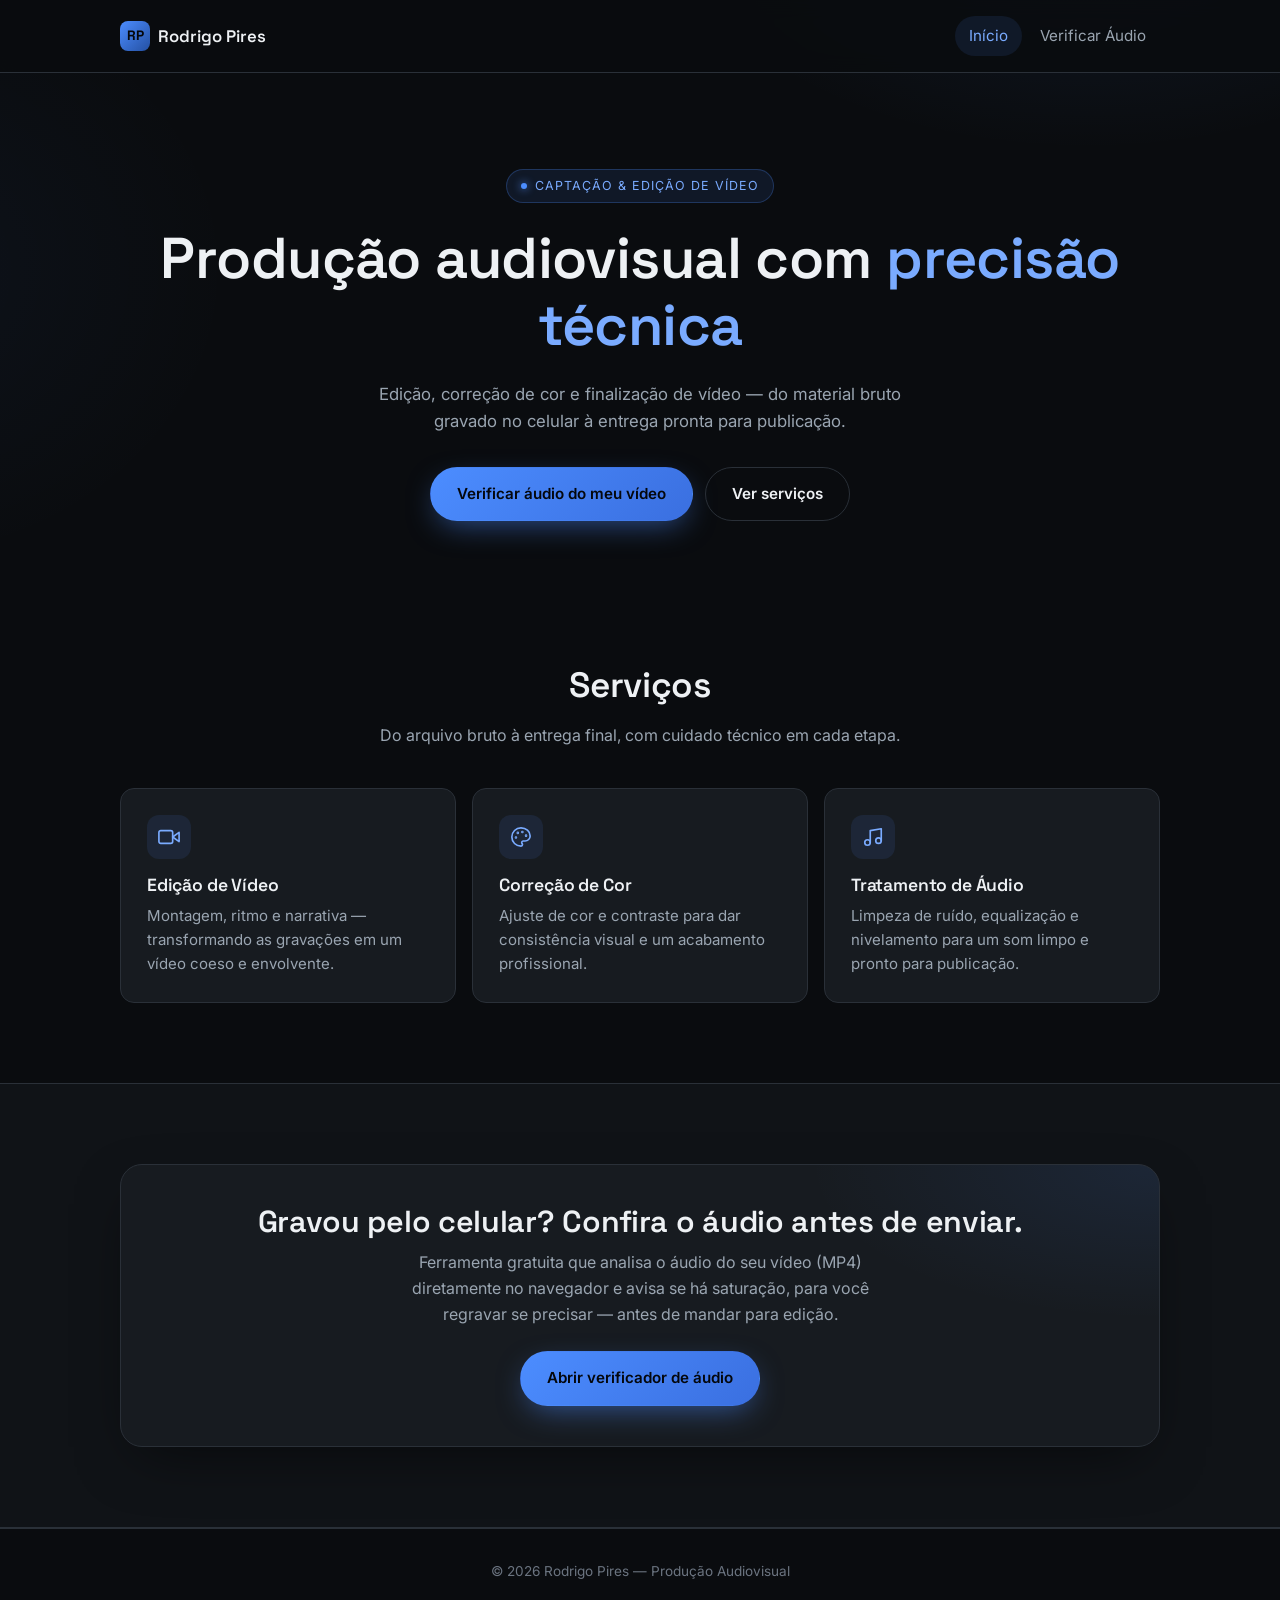
<file: index.html>
<!DOCTYPE html>
<html lang="pt-BR">
<head>
  <meta charset="UTF-8">
  <meta name="viewport" content="width=device-width, initial-scale=1.0, viewport-fit=cover">
  <title>Rodrigo Pires — Produção Audiovisual</title>
  <meta name="description" content="Produção audiovisual: captação, edição e finalização de vídeo. Verifique a qualidade do áudio do seu vídeo antes de enviar para edição.">
  <link rel="preconnect" href="https://fonts.googleapis.com">
  <link rel="preconnect" href="https://fonts.gstatic.com" crossorigin>
  <link href="https://fonts.googleapis.com/css2?family=Space+Grotesk:wght@500;600;700&family=Inter:wght@400;500;600&display=swap" rel="stylesheet">
  <link rel="stylesheet" href="assets/css/style.css">

  <link rel="manifest" href="manifest.webmanifest">
  <meta name="theme-color" content="#0a0c0f">
  <link rel="icon" href="assets/icons/favicon.svg" type="image/svg+xml">
  <link rel="icon" href="assets/icons/favicon-32.png" sizes="32x32" type="image/png">
  <link rel="apple-touch-icon" href="assets/icons/apple-touch-icon.png">
  <meta name="apple-mobile-web-app-capable" content="yes">
  <meta name="apple-mobile-web-app-status-bar-style" content="black-translucent">
  <meta name="apple-mobile-web-app-title" content="RP Áudio">
  <script src="assets/js/pwa.js" defer></script>
</head>
<body>
  <div class="bg-glow"></div>

  <div class="install-banner status-hidden" id="installBanner">
    <span id="installBannerText">Instale este site como app no seu celular ou computador.</span>
    <div class="install-banner-actions">
      <button type="button" class="btn btn-primary btn-sm status-hidden" id="installBtn">Instalar</button>
      <button type="button" class="install-dismiss" id="installDismissBtn" aria-label="Fechar aviso">&times;</button>
    </div>
  </div>

  <header class="site-header">
    <nav class="nav">
      <a href="index.html" class="brand">
        <span class="brand-mark">RP</span>
        Rodrigo Pires
      </a>
      <div class="nav-links">
        <a href="index.html" class="active">Início</a>
        <a href="verificar-audio.html">Verificar Áudio</a>
      </div>
    </nav>
  </header>

  <main>
    <section class="hero container">
      <div class="eyebrow"><span class="eyebrow-dot"></span> Captação &amp; Edição de Vídeo</div>
      <h1>Produção audiovisual com <span>precisão técnica</span></h1>
      <p class="hero-sub">Edição, correção de cor e finalização de vídeo — do material bruto gravado no celular à entrega pronta para publicação.</p>
      <div class="hero-actions">
        <a href="verificar-audio.html" class="btn btn-primary">Verificar áudio do meu vídeo</a>
        <a href="#servicos" class="btn btn-ghost">Ver serviços</a>
      </div>
    </section>

    <section class="section" id="servicos">
      <div class="container">
        <div class="section-head">
          <h2>Serviços</h2>
          <p>Do arquivo bruto à entrega final, com cuidado técnico em cada etapa.</p>
        </div>
        <div class="grid grid-3">
          <div class="card">
            <div class="card-icon">
              <svg width="22" height="22" viewBox="0 0 24 24" fill="none" stroke="currentColor" stroke-width="1.8" stroke-linecap="round" stroke-linejoin="round"><polygon points="23 7 16 12 23 17 23 7"></polygon><rect x="1" y="5" width="15" height="14" rx="2"></rect></svg>
            </div>
            <h3>Edição de Vídeo</h3>
            <p>Montagem, ritmo e narrativa — transformando as gravações em um vídeo coeso e envolvente.</p>
          </div>
          <div class="card">
            <div class="card-icon">
              <svg width="22" height="22" viewBox="0 0 24 24" fill="none" stroke="currentColor" stroke-width="1.8" stroke-linecap="round" stroke-linejoin="round"><circle cx="13.5" cy="6.5" r=".5"></circle><circle cx="17.5" cy="10.5" r=".5"></circle><circle cx="8.5" cy="7.5" r=".5"></circle><circle cx="6.5" cy="12.5" r=".5"></circle><path d="M12 2C6.5 2 2 6.5 2 12s4.5 10 10 10c.926 0 1.648-.746 1.648-1.688 0-.437-.18-.835-.437-1.125-.29-.289-.438-.652-.438-1.125a1.64 1.64 0 0 1 1.668-1.668h1.996c3.051 0 5.555-2.503 5.555-5.554C22 6.012 17.461 2 12 2z"></path></svg>
            </div>
            <h3>Correção de Cor</h3>
            <p>Ajuste de cor e contraste para dar consistência visual e um acabamento profissional.</p>
          </div>
          <div class="card">
            <div class="card-icon">
              <svg width="22" height="22" viewBox="0 0 24 24" fill="none" stroke="currentColor" stroke-width="1.8" stroke-linecap="round" stroke-linejoin="round"><path d="M9 18V5l12-2v13"></path><circle cx="6" cy="18" r="3"></circle><circle cx="18" cy="16" r="3"></circle></svg>
            </div>
            <h3>Tratamento de Áudio</h3>
            <p>Limpeza de ruído, equalização e nivelamento para um som limpo e pronto para publicação.</p>
          </div>
        </div>
      </div>
    </section>

    <section class="section section-alt">
      <div class="container">
        <div class="cta-banner">
          <h2>Gravou pelo celular? Confira o áudio antes de enviar.</h2>
          <p>Ferramenta gratuita que analisa o áudio do seu vídeo (MP4) diretamente no navegador e avisa se há saturação, para você regravar se precisar — antes de mandar para edição.</p>
          <a href="verificar-audio.html" class="btn btn-primary">Abrir verificador de áudio</a>
        </div>
      </div>
    </section>
  </main>

  <footer class="site-footer">
    <div class="container">
      <p>© 2026 Rodrigo Pires — Produção Audiovisual</p>
    </div>
  </footer>
</body>
</html>
</file>
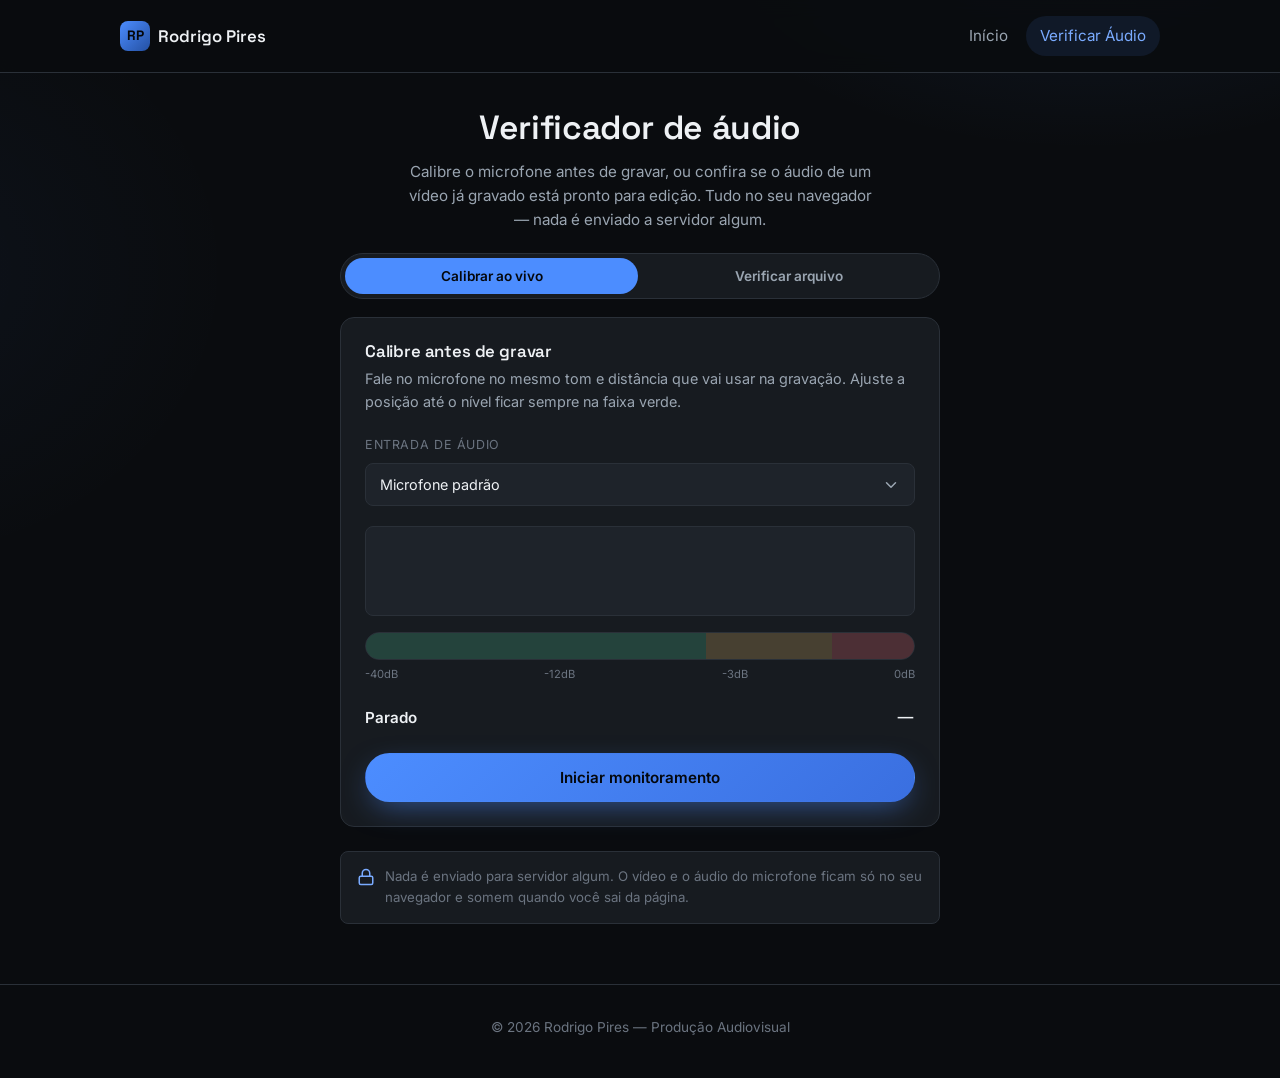
<file: verificar-audio.html>
<!DOCTYPE html>
<html lang="pt-BR">
<head>
  <meta charset="UTF-8">
  <meta name="viewport" content="width=device-width, initial-scale=1.0, viewport-fit=cover">
  <title>Verificar Áudio — Rodrigo Pires</title>
  <meta name="description" content="Verifique se o áudio do seu vídeo gravado no celular está saturado antes de enviar para edição. Análise 100% no navegador, sem upload.">
  <link rel="preconnect" href="https://fonts.googleapis.com">
  <link rel="preconnect" href="https://fonts.gstatic.com" crossorigin>
  <link href="https://fonts.googleapis.com/css2?family=Space+Grotesk:wght@500;600;700&family=Inter:wght@400;500;600&display=swap" rel="stylesheet">
  <link rel="stylesheet" href="assets/css/style.css">

  <link rel="manifest" href="manifest.webmanifest">
  <meta name="theme-color" content="#0a0c0f">
  <link rel="icon" href="assets/icons/favicon.svg" type="image/svg+xml">
  <link rel="icon" href="assets/icons/favicon-32.png" sizes="32x32" type="image/png">
  <link rel="apple-touch-icon" href="assets/icons/apple-touch-icon.png">
  <meta name="apple-mobile-web-app-capable" content="yes">
  <meta name="apple-mobile-web-app-status-bar-style" content="black-translucent">
  <meta name="apple-mobile-web-app-title" content="RP Áudio">
  <script src="assets/js/pwa.js" defer></script>
</head>
<body>
  <div class="bg-glow"></div>

  <div class="install-banner status-hidden" id="installBanner">
    <span id="installBannerText">Instale este site como app no seu celular ou computador.</span>
    <div class="install-banner-actions">
      <button type="button" class="btn btn-primary btn-sm status-hidden" id="installBtn">Instalar</button>
      <button type="button" class="install-dismiss" id="installDismissBtn" aria-label="Fechar aviso">&times;</button>
    </div>
  </div>

  <header class="site-header">
    <nav class="nav">
      <a href="index.html" class="brand">
        <span class="brand-mark">RP</span>
        Rodrigo Pires
      </a>
      <div class="nav-links">
        <a href="index.html">Início</a>
        <a href="verificar-audio.html" class="active">Verificar Áudio</a>
      </div>
    </nav>
  </header>

  <main>
    <section class="tool-intro container">
      <h1>Verificador de áudio</h1>
      <p>Calibre o microfone antes de gravar, ou confira se o áudio de um vídeo já gravado está pronto para edição. Tudo no seu navegador — nada é enviado a servidor algum.</p>
    </section>

    <section class="container tool-container">
      <div class="tabs" role="tablist">
        <button type="button" class="tab-btn active" id="tabBtnCalibrate" role="tab" aria-selected="true">Calibrar ao vivo</button>
        <button type="button" class="tab-btn" id="tabBtnCheck" role="tab" aria-selected="false">Verificar arquivo</button>
      </div>

      <div class="tab-panel" id="panelCalibrate">
        <div class="calibrate-card">
          <h3>Calibre antes de gravar</h3>
          <p>Fale no microfone no mesmo tom e distância que vai usar na gravação. Ajuste a posição até o nível ficar sempre na faixa verde.</p>

          <label class="field-label" for="micDeviceSelect">Entrada de áudio</label>
          <select class="mic-select" id="micDeviceSelect">
            <option value="">Microfone padrão</option>
          </select>

          <canvas id="micWaveformCanvas" class="mic-waveform-canvas"></canvas>

          <div class="meter-wrap">
            <div class="meter-track">
              <div class="meter-zone meter-zone-green"></div>
              <div class="meter-zone meter-zone-yellow"></div>
              <div class="meter-zone meter-zone-red"></div>
              <div class="meter-fill" id="meterFill"></div>
              <div class="meter-peak-hold" id="meterPeakHold"></div>
            </div>
            <div class="meter-labels">
              <span>-40dB</span>
              <span>-12dB</span>
              <span>-3dB</span>
              <span>0dB</span>
            </div>
          </div>

          <div class="meter-readout">
            <span class="meter-status" id="meterStatus">Parado</span>
            <span class="meter-db" id="meterDb">—</span>
          </div>

          <button type="button" class="btn btn-primary btn-block" id="micStartBtn">Iniciar monitoramento</button>
          <button type="button" class="btn btn-ghost btn-block status-hidden" id="micStopBtn">Parar</button>
          <div class="error-box status-hidden" id="micErrorBox"></div>

          <div class="mic-result status-box status-hidden" id="micResultBox">
            <div class="status-header">
              <div class="status-icon" id="micResultStatusIcon"></div>
              <div>
                <h3 id="micResultStatusTitle"></h3>
                <p id="micResultStatusSubtitle"></p>
              </div>
            </div>
            <div class="status-body">
              <div class="waveform-wrap">
                <div class="waveform-canvas-holder" id="micResultWaveformHolder">
                  <canvas id="micResultWaveformCanvas" class="waveform-canvas"></canvas>
                  <div class="waveform-playhead" id="micResultPlayhead"></div>
                </div>
                <div class="player-controls">
                  <button type="button" class="player-btn" id="micResultPlayBtn" aria-label="Reproduzir">
                    <svg id="micResultPlayIcon" width="16" height="16" viewBox="0 0 24 24" fill="currentColor"><path d="M8 5v14l11-7z"></path></svg>
                    <svg id="micResultPauseIcon" width="16" height="16" viewBox="0 0 24 24" fill="currentColor" style="display:none;"><rect x="6" y="5" width="4" height="14"></rect><rect x="14" y="5" width="4" height="14"></rect></svg>
                  </button>
                  <span class="player-time" id="micResultPlayerTime">0:00 / 0:00</span>
                  <span class="player-hint">toque na onda para navegar</span>
                </div>
              </div>
              <div class="metrics-row metrics-row-2">
                <div class="metric">
                  <div class="label">True Peak</div>
                  <div class="value" id="micResultPeak">—</div>
                </div>
                <div class="metric">
                  <div class="label">Nível de fala</div>
                  <div class="value" id="micResultRms">—</div>
                </div>
              </div>
              <ul class="tips" id="micResultTipsList"></ul>
            </div>
          </div>
        </div>
      </div>

      <div class="tab-panel status-hidden" id="panelCheck">
        <div class="upload-zone" id="dropZone">
          <div class="upload-icon">
            <svg width="24" height="24" viewBox="0 0 24 24" fill="none" stroke="currentColor" stroke-width="1.8" stroke-linecap="round" stroke-linejoin="round"><path d="M21 15v4a2 2 0 0 1-2 2H5a2 2 0 0 1-2-2v-4"></path><polyline points="17 8 12 3 7 8"></polyline><line x1="12" y1="3" x2="12" y2="15"></line></svg>
          </div>
          <h3>Arraste seu vídeo aqui</h3>
          <p>ou toque para escolher um arquivo (MP4, MOV, M4A, WAV)</p>
          <button type="button" class="btn btn-primary" id="pickBtn">Escolher arquivo</button>
          <input type="file" id="fileInput" accept="video/mp4,video/quicktime,audio/*,.mp4,.mov,.m4a,.wav,.aac">
        </div>

        <div class="file-chip status-hidden" id="fileChip">
          <svg width="16" height="16" viewBox="0 0 24 24" fill="none" stroke="currentColor" stroke-width="2" stroke-linecap="round" stroke-linejoin="round"><path d="m21 8-6 6-3-3-6 6"></path><path d="M21 3v6h-6"></path></svg>
          <span id="fileChipName"></span>
        </div>

        <div class="progress-box status-hidden" id="progressBox">
          <div class="spinner"></div>
          <span id="progressText">Analisando…</span>
        </div>

        <div class="error-box status-hidden" id="errorBox"></div>

        <div class="status-box status-hidden" id="statusBox">
          <div class="status-header">
            <div class="status-icon" id="statusIcon"></div>
            <div>
              <h3 id="statusTitle"></h3>
              <p id="statusSubtitle"></p>
            </div>
          </div>
          <div class="status-body">
            <div class="waveform-wrap">
              <div class="waveform-canvas-holder" id="waveformHolder">
                <canvas id="waveformCanvas" class="waveform-canvas"></canvas>
                <div class="waveform-playhead" id="waveformPlayhead"></div>
              </div>
              <div class="player-controls">
                <button type="button" class="player-btn" id="playBtn" aria-label="Reproduzir">
                  <svg id="playIcon" width="16" height="16" viewBox="0 0 24 24" fill="currentColor"><path d="M8 5v14l11-7z"></path></svg>
                  <svg id="pauseIcon" width="16" height="16" viewBox="0 0 24 24" fill="currentColor" style="display:none;"><rect x="6" y="5" width="4" height="14"></rect><rect x="14" y="5" width="4" height="14"></rect></svg>
                </button>
                <span class="player-time" id="playerTime">0:00 / 0:00</span>
                <span class="player-hint">toque na onda para navegar</span>
              </div>
            </div>

            <div class="metrics-row metrics-row-2">
              <div class="metric">
                <div class="label">True Peak</div>
                <div class="value" id="metricPeak">—</div>
              </div>
              <div class="metric">
                <div class="label">Nível de fala</div>
                <div class="value" id="metricRms">—</div>
              </div>
            </div>
            <p class="metrics-caption" id="metricsCaption"></p>

            <ul class="tips" id="tipsList"></ul>
            <button type="button" class="btn btn-ghost btn-block" id="resetBtn">Analisar outro arquivo</button>
          </div>
        </div>
      </div>

      <div class="privacy-note">
        <svg width="18" height="18" viewBox="0 0 24 24" fill="none" stroke="currentColor" stroke-width="2" stroke-linecap="round" stroke-linejoin="round"><rect x="3" y="11" width="18" height="11" rx="2"></rect><path d="M7 11V7a5 5 0 0 1 10 0v4"></path></svg>
        <span>Nada é enviado para servidor algum. O vídeo e o áudio do microfone ficam só no seu navegador e somem quando você sai da página.</span>
      </div>
    </section>
  </main>

  <footer class="site-footer">
    <div class="container">
      <p>© 2026 Rodrigo Pires — Produção Audiovisual</p>
    </div>
  </footer>

  <script src="assets/js/audio-check.js"></script>
</body>
</html>
</file>
<file: assets/css/style.css>
/* ===== Design tokens ===== */
:root {
  --bg: #0a0c0f;
  --bg-alt: #101317;
  --surface: #171b20;
  --surface-2: #1e232a;
  --border: #2a3038;
  --text: #eef1f4;
  --text-muted: #9aa5b1;
  --text-faint: #6b7480;
  --blue: #4c8dff;
  --blue-strong: #7aabff;
  --blue-dim: #2450a3;
  --blue-wash: rgba(76, 141, 255, 0.1);
  --green: #3ecf8e;
  --green-wash: rgba(62, 207, 142, 0.1);
  --amber: #e8b34a;
  --amber-wash: rgba(232, 179, 74, 0.1);
  --red: #ef5b5b;
  --red-wash: rgba(239, 91, 91, 0.1);
  --radius-sm: 8px;
  --radius: 14px;
  --radius-lg: 22px;
  --shadow: 0 20px 60px -20px rgba(0, 0, 0, 0.6);
  --container: 1080px;
  --font-display: "Space Grotesk", "Inter", system-ui, sans-serif;
  --font-body: "Inter", system-ui, -apple-system, "Segoe UI", sans-serif;
}

* { box-sizing: border-box; }

html { -webkit-text-size-adjust: 100%; }

html { overflow-x: hidden; }

body {
  margin: 0;
  background: var(--bg);
  color: var(--text);
  font-family: var(--font-body);
  font-size: 16px;
  line-height: 1.6;
  -webkit-font-smoothing: antialiased;
  overflow-x: hidden;
}

img, svg { display: block; max-width: 100%; }

a { color: inherit; text-decoration: none; }

h1, h2, h3 {
  font-family: var(--font-display);
  font-weight: 600;
  line-height: 1.15;
  margin: 0 0 0.5em;
  letter-spacing: -0.01em;
}

p { margin: 0 0 1em; color: var(--text-muted); }

.container {
  max-width: var(--container);
  margin: 0 auto;
  padding: 0 20px;
}

/* ===== Background texture ===== */
.bg-glow {
  position: fixed;
  inset: 0;
  z-index: -1;
  background:
    radial-gradient(700px 400px at 85% -10%, var(--blue-wash), transparent 60%),
    radial-gradient(600px 500px at -10% 30%, rgba(76,141,255,0.05), transparent 60%),
    var(--bg);
}

/* ===== Install banner (PWA) ===== */
.install-banner {
  display: flex;
  flex-wrap: wrap;
  align-items: center;
  justify-content: center;
  gap: 10px 16px;
  padding: 10px 16px;
  background: var(--blue-wash);
  border-bottom: 1px solid rgba(76, 141, 255, 0.25);
  text-align: center;
  font-size: 0.85rem;
  color: var(--text-muted);
}

.install-banner.status-hidden { display: none !important; }

.install-banner-actions {
  display: flex;
  align-items: center;
  gap: 10px;
}

.btn-sm {
  padding: 8px 18px;
  font-size: 0.85rem;
}

.install-dismiss {
  background: transparent;
  border: none;
  color: var(--text-faint);
  font-size: 1.3rem;
  line-height: 1;
  cursor: pointer;
  padding: 4px 6px;
}

.install-dismiss:hover { color: var(--text); }

/* ===== Header / Nav ===== */
.site-header {
  position: sticky;
  top: 0;
  z-index: 50;
  background: rgba(10, 12, 15, 0.85);
  backdrop-filter: blur(10px);
  -webkit-backdrop-filter: blur(10px);
  border-bottom: 1px solid var(--border);
}

.nav {
  display: flex;
  align-items: center;
  justify-content: space-between;
  gap: 8px;
  padding: 14px 16px;
  max-width: var(--container);
  margin: 0 auto;
}

.brand {
  display: flex;
  align-items: center;
  gap: 8px;
  font-family: var(--font-display);
  font-size: clamp(0.85rem, 4vw, 1.05rem);
  font-weight: 600;
  color: var(--text);
  min-width: 0;
  white-space: nowrap;
}

.brand-mark {
  width: 30px;
  height: 30px;
  border-radius: 8px;
  background: linear-gradient(135deg, var(--blue), var(--blue-dim));
  display: flex;
  align-items: center;
  justify-content: center;
  font-family: var(--font-display);
  font-weight: 700;
  font-size: 0.85rem;
  color: #05070a;
  flex-shrink: 0;
}

.nav-links {
  display: flex;
  gap: 2px;
  align-items: center;
  flex-shrink: 1;
  min-width: 0;
}

.nav-links a {
  font-size: 0.82rem;
  color: var(--text-muted);
  padding: 8px 10px;
  border-radius: 999px;
  transition: color 0.15s ease, background 0.15s ease;
  white-space: nowrap;
}

.nav-links a:hover { color: var(--text); background: var(--surface); }

.nav-links a.active {
  color: var(--blue-strong);
  background: var(--blue-wash);
}

/* ===== Buttons ===== */
.btn {
  display: inline-flex;
  align-items: center;
  justify-content: center;
  gap: 8px;
  font-family: var(--font-body);
  font-weight: 600;
  font-size: 0.95rem;
  padding: 14px 26px;
  border-radius: 999px;
  border: 1px solid transparent;
  cursor: pointer;
  transition: transform 0.15s ease, box-shadow 0.15s ease, background 0.15s ease, border-color 0.15s ease;
  text-align: center;
}

.btn:active { transform: scale(0.97); }

.btn-primary {
  background: linear-gradient(135deg, var(--blue), #3a6fe0);
  color: #04070c;
  box-shadow: 0 10px 30px -8px rgba(76, 141, 255, 0.55);
}

.btn-primary:hover { box-shadow: 0 12px 34px -6px rgba(76, 141, 255, 0.7); }

.btn-ghost {
  background: transparent;
  border-color: var(--border);
  color: var(--text);
}

.btn-ghost:hover { border-color: var(--blue-dim); color: var(--blue-strong); }

.btn-block { width: 100%; }

/* ===== Hero ===== */
.hero {
  padding: 64px 0 48px;
  text-align: center;
}

.eyebrow {
  display: inline-flex;
  align-items: center;
  gap: 8px;
  font-size: 0.78rem;
  letter-spacing: 0.08em;
  text-transform: uppercase;
  color: var(--blue-strong);
  background: var(--blue-wash);
  border: 1px solid rgba(76, 141, 255, 0.25);
  padding: 6px 14px;
  border-radius: 999px;
  margin-bottom: 22px;
}

.eyebrow-dot {
  width: 6px;
  height: 6px;
  border-radius: 50%;
  background: var(--blue);
  box-shadow: 0 0 8px var(--blue);
}

.hero h1 {
  font-size: clamp(2.1rem, 8vw, 3.6rem);
  margin-bottom: 0.4em;
}

.hero h1 span { color: var(--blue-strong); }

.hero-sub {
  font-size: 1.05rem;
  max-width: 560px;
  margin: 0 auto 32px;
}

.hero-actions {
  display: flex;
  flex-direction: column;
  gap: 12px;
  align-items: stretch;
  max-width: 340px;
  margin: 0 auto;
}

/* ===== Sections ===== */
.section { padding: 56px 0; }
.section-alt { background: var(--bg-alt); border-top: 1px solid var(--border); border-bottom: 1px solid var(--border); }

.section-head { text-align: center; max-width: 560px; margin: 0 auto 40px; }
.section-head h2 { font-size: clamp(1.6rem, 5vw, 2.2rem); }

/* ===== Cards / grid ===== */
.grid {
  display: grid;
  grid-template-columns: 1fr;
  gap: 16px;
}

.card {
  background: var(--surface);
  border: 1px solid var(--border);
  border-radius: var(--radius);
  padding: 26px;
}

.card-icon {
  width: 44px;
  height: 44px;
  border-radius: 12px;
  background: var(--blue-wash);
  color: var(--blue-strong);
  display: flex;
  align-items: center;
  justify-content: center;
  margin-bottom: 16px;
}

.card h3 { font-size: 1.1rem; margin-bottom: 8px; }
.card p { margin-bottom: 0; font-size: 0.94rem; }

/* ===== CTA banner ===== */
.cta-banner {
  border-radius: var(--radius-lg);
  border: 1px solid var(--border);
  background:
    radial-gradient(500px 220px at 100% 0%, var(--blue-wash), transparent 70%),
    var(--surface);
  padding: 40px 28px;
  text-align: center;
  box-shadow: var(--shadow);
}

.cta-banner h2 { font-size: clamp(1.4rem, 5vw, 1.9rem); margin-bottom: 0.35em; }
.cta-banner p { max-width: 480px; margin: 0 auto 24px; }

/* ===== Footer ===== */
.site-footer {
  border-top: 1px solid var(--border);
  padding: 32px 0 40px;
  text-align: center;
}

.site-footer p { color: var(--text-faint); font-size: 0.85rem; margin: 0; }

/* ===== Audio check page ===== */
.upload-zone {
  border: 1.5px dashed var(--border);
  border-radius: var(--radius);
  padding: 42px 20px;
  text-align: center;
  background: var(--surface);
  transition: border-color 0.15s ease, background 0.15s ease;
}

.upload-zone.drag-over {
  border-color: var(--blue);
  background: var(--blue-wash);
}

.upload-icon {
  width: 56px;
  height: 56px;
  margin: 0 auto 18px;
  border-radius: 16px;
  background: var(--blue-wash);
  color: var(--blue-strong);
  display: flex;
  align-items: center;
  justify-content: center;
}

.upload-zone h3 { font-size: 1.05rem; margin-bottom: 6px; }
.upload-zone p { font-size: 0.9rem; margin-bottom: 20px; }
.upload-hint { font-size: 0.78rem; color: var(--text-faint); margin-top: 16px; }

.file-chip {
  display: flex;
  align-items: center;
  gap: 8px;
  background: var(--surface-2);
  border: 1px solid var(--border);
  border-radius: 999px;
  padding: 8px 16px;
  font-size: 0.85rem;
  color: var(--text-muted);
  margin-top: 16px;
  max-width: 100%;
  min-width: 0;
}

.file-chip svg { flex-shrink: 0; }
.file-chip span { overflow: hidden; text-overflow: ellipsis; white-space: nowrap; min-width: 0; }

.status-box {
  margin-top: 20px;
  border-radius: var(--radius);
  border: 1px solid var(--border);
  background: var(--surface);
  overflow: hidden;
}

.status-hidden { display: none !important; }

.status-header {
  display: flex;
  align-items: center;
  gap: 14px;
  padding: 22px 24px;
}

.status-icon {
  width: 46px;
  height: 46px;
  border-radius: 12px;
  display: flex;
  align-items: center;
  justify-content: center;
  flex-shrink: 0;
}

.status-header h3 { margin: 0 0 2px; font-size: 1.1rem; }
.status-header p { margin: 0; font-size: 0.88rem; }

.status-box.state-good .status-icon { background: var(--green-wash); color: var(--green); }
.status-box.state-good { border-color: rgba(62, 207, 142, 0.35); }
.status-box.state-low .status-icon { background: var(--amber-wash); color: var(--amber); }
.status-box.state-low { border-color: rgba(232, 179, 74, 0.35); }
.status-box.state-bad .status-icon { background: var(--red-wash); color: var(--red); }
.status-box.state-bad { border-color: rgba(239, 91, 91, 0.35); }

.status-body {
  padding: 0 24px 24px;
}

.waveform-wrap {
  margin-bottom: 18px;
}

.waveform-canvas {
  display: block;
  width: 100%;
  height: 100px;
  border-radius: var(--radius-sm);
  background: var(--surface-2);
  border: 1px solid var(--border);
}

.waveform-legend {
  display: flex;
  align-items: center;
  gap: 6px;
  font-size: 0.74rem;
  color: var(--text-faint);
  margin-top: 8px;
}

.waveform-legend .dot {
  width: 8px;
  height: 8px;
  border-radius: 2px;
  flex-shrink: 0;
}

.waveform-legend .dot-clip { background: var(--red); }

.metrics-row {
  display: grid;
  grid-template-columns: repeat(2, 1fr);
  gap: 10px;
  margin-bottom: 18px;
}

.metric {
  background: var(--surface-2);
  border: 1px solid var(--border);
  border-radius: var(--radius-sm);
  padding: 12px 14px;
}

.metric .label {
  font-size: 0.72rem;
  text-transform: uppercase;
  letter-spacing: 0.05em;
  color: var(--text-faint);
  margin-bottom: 4px;
}

.metric .value {
  font-family: var(--font-display);
  font-size: 1.15rem;
  color: var(--text);
}

.tips {
  margin: 0;
  padding: 0;
  list-style: none;
  display: flex;
  flex-direction: column;
  gap: 10px;
}

.tips li {
  display: flex;
  gap: 10px;
  font-size: 0.92rem;
  color: var(--text-muted);
  align-items: flex-start;
}

.tips li::before {
  content: "";
  width: 6px;
  height: 6px;
  border-radius: 50%;
  background: var(--blue);
  margin-top: 8px;
  flex-shrink: 0;
}

.progress-box {
  margin-top: 20px;
  padding: 20px 24px;
  border-radius: var(--radius);
  border: 1px solid var(--border);
  background: var(--surface);
  display: flex;
  align-items: center;
  gap: 14px;
}

.spinner {
  width: 22px;
  height: 22px;
  border-radius: 50%;
  border: 2.5px solid var(--border);
  border-top-color: var(--blue);
  animation: spin 0.8s linear infinite;
  flex-shrink: 0;
}

@keyframes spin { to { transform: rotate(360deg); } }

.error-box {
  margin-top: 20px;
  padding: 18px 22px;
  border-radius: var(--radius);
  border: 1px solid rgba(239, 91, 91, 0.35);
  background: var(--red-wash);
  color: #f7b8b8;
  font-size: 0.9rem;
}

.privacy-note {
  display: flex;
  gap: 10px;
  align-items: flex-start;
  margin-top: 24px;
  padding: 14px 16px;
  border-radius: var(--radius-sm);
  background: var(--surface);
  border: 1px solid var(--border);
  font-size: 0.83rem;
  color: var(--text-faint);
}

.privacy-note svg { flex-shrink: 0; margin-top: 2px; color: var(--blue-strong); }

input[type="file"] { display: none; }

/* ===== Tool page: compact intro, tabs, player, calibrator ===== */
.tool-intro {
  padding: 36px 0 20px;
  text-align: center;
}

.tool-intro h1 {
  font-size: clamp(1.6rem, 6vw, 2.1rem);
  margin-bottom: 0.35em;
}

.tool-intro p {
  max-width: 480px;
  margin: 0 auto;
  font-size: 0.95rem;
}

.tool-container {
  max-width: 640px;
  padding-bottom: 60px;
}

.tabs {
  display: flex;
  gap: 4px;
  background: var(--surface);
  border: 1px solid var(--border);
  border-radius: 999px;
  padding: 4px;
  margin-bottom: 18px;
}

.tab-btn {
  flex: 1;
  border: none;
  background: transparent;
  color: var(--text-muted);
  font-family: var(--font-body);
  font-weight: 600;
  font-size: 0.85rem;
  padding: 10px 12px;
  border-radius: 999px;
  cursor: pointer;
  transition: background 0.15s ease, color 0.15s ease;
}

.tab-btn.active {
  background: var(--blue);
  color: #04070c;
}

.tab-panel.status-hidden { display: none !important; }

/* Compact result card */
.metrics-row-2 {
  grid-template-columns: repeat(2, 1fr);
  margin-bottom: 8px;
}

.metrics-caption {
  font-size: 0.8rem;
  color: var(--text-faint);
  margin: 0 0 16px;
}

/* Waveform + playback */
.waveform-canvas-holder {
  position: relative;
}

.waveform-playhead {
  position: absolute;
  top: 0;
  bottom: 0;
  left: 0;
  width: 2px;
  background: var(--text);
  pointer-events: none;
  opacity: 0;
}

.player-controls {
  display: flex;
  align-items: center;
  gap: 10px;
  margin-top: 10px;
}

.player-btn {
  width: 34px;
  height: 34px;
  border-radius: 50%;
  border: 1px solid var(--border);
  background: var(--surface-2);
  color: var(--text);
  display: flex;
  align-items: center;
  justify-content: center;
  cursor: pointer;
  flex-shrink: 0;
}

.player-btn:active { transform: scale(0.94); }

.player-time {
  font-size: 0.78rem;
  color: var(--text-muted);
  font-variant-numeric: tabular-nums;
}

.player-hint {
  font-size: 0.74rem;
  color: var(--text-faint);
  margin-left: auto;
  text-align: right;
}

/* Live calibrator */
.calibrate-card {
  background: var(--surface);
  border: 1px solid var(--border);
  border-radius: var(--radius);
  padding: 24px;
}

.calibrate-card h3 { font-size: 1.05rem; margin-bottom: 6px; }
.calibrate-card > p { font-size: 0.9rem; margin-bottom: 22px; }

.field-label {
  display: block;
  font-size: 0.78rem;
  text-transform: uppercase;
  letter-spacing: 0.05em;
  color: var(--text-faint);
  margin-bottom: 8px;
}

.mic-select {
  width: 100%;
  appearance: none;
  -webkit-appearance: none;
  background: var(--surface-2) url('data:image/svg+xml;utf8,<svg xmlns="http://www.w3.org/2000/svg" width="18" height="18" viewBox="0 0 24 24" fill="none" stroke="%239aa5b1" stroke-width="2" stroke-linecap="round" stroke-linejoin="round"><polyline points="6 9 12 15 18 9"></polyline></svg>') no-repeat right 14px center;
  border: 1px solid var(--border);
  color: var(--text);
  font-family: var(--font-body);
  font-size: 0.9rem;
  padding: 12px 40px 12px 14px;
  border-radius: var(--radius-sm);
  margin-bottom: 20px;
}

.mic-select:focus { outline: none; border-color: var(--blue-dim); }

.mic-waveform-canvas {
  display: block;
  width: 100%;
  height: 90px;
  border-radius: var(--radius-sm);
  background: var(--surface-2);
  border: 1px solid var(--border);
  margin-bottom: 16px;
}

.meter-wrap { margin-bottom: 16px; }

.meter-track {
  position: relative;
  height: 28px;
  border-radius: 999px;
  overflow: hidden;
  background: var(--surface-2);
  border: 1px solid var(--border);
  display: flex;
}

.meter-zone { height: 100%; }
.meter-zone-green { width: 62%; background: rgba(62, 207, 142, 0.18); }
.meter-zone-yellow { width: 23%; background: rgba(232, 179, 74, 0.2); }
.meter-zone-red { width: 15%; background: rgba(239, 91, 91, 0.22); }

.meter-fill {
  position: absolute;
  top: 0;
  left: 0;
  bottom: 0;
  width: 0%;
  background: linear-gradient(90deg, var(--green), var(--green) 62%, var(--amber) 80%, var(--red) 100%);
  border-radius: 999px;
  transition: width 0.05s linear;
}

.meter-peak-hold {
  position: absolute;
  top: 0;
  bottom: 0;
  width: 2px;
  background: var(--text);
  left: 0%;
  opacity: 0;
}

.meter-labels {
  display: flex;
  justify-content: space-between;
  font-size: 0.7rem;
  color: var(--text-faint);
  margin-top: 6px;
}

.meter-readout {
  display: flex;
  align-items: baseline;
  justify-content: space-between;
  margin-bottom: 20px;
}

.meter-status {
  font-weight: 600;
  font-size: 0.95rem;
}

.meter-db {
  font-family: var(--font-display);
  font-size: 1.3rem;
  font-variant-numeric: tabular-nums;
}

#micStopBtn { margin-top: 10px; }
#micErrorBox { margin-top: 16px; }

/* .mic-result reuses .status-box styling directly (same card treatment as
   the file-check result), so no extra rules are needed here. */

/* ===== Responsive breakpoints ===== */
@media (min-width: 480px) {
  .hero-actions { flex-direction: row; justify-content: center; max-width: none; }
  .metrics-row { grid-template-columns: repeat(4, 1fr); }
}

@media (min-width: 720px) {
  .grid-3 { grid-template-columns: repeat(3, 1fr); }
  .hero { padding: 96px 0 64px; }
  .section { padding: 80px 0; }
}

@media (min-width: 480px) {
  .nav { padding: 16px 20px; gap: 12px; }
  .nav-links { gap: 4px; }
  .nav-links a { font-size: 0.9rem; padding: 8px 14px; }
}

@media (min-width: 960px) {
  .nav-links a { font-size: 0.95rem; }
}
</file>
